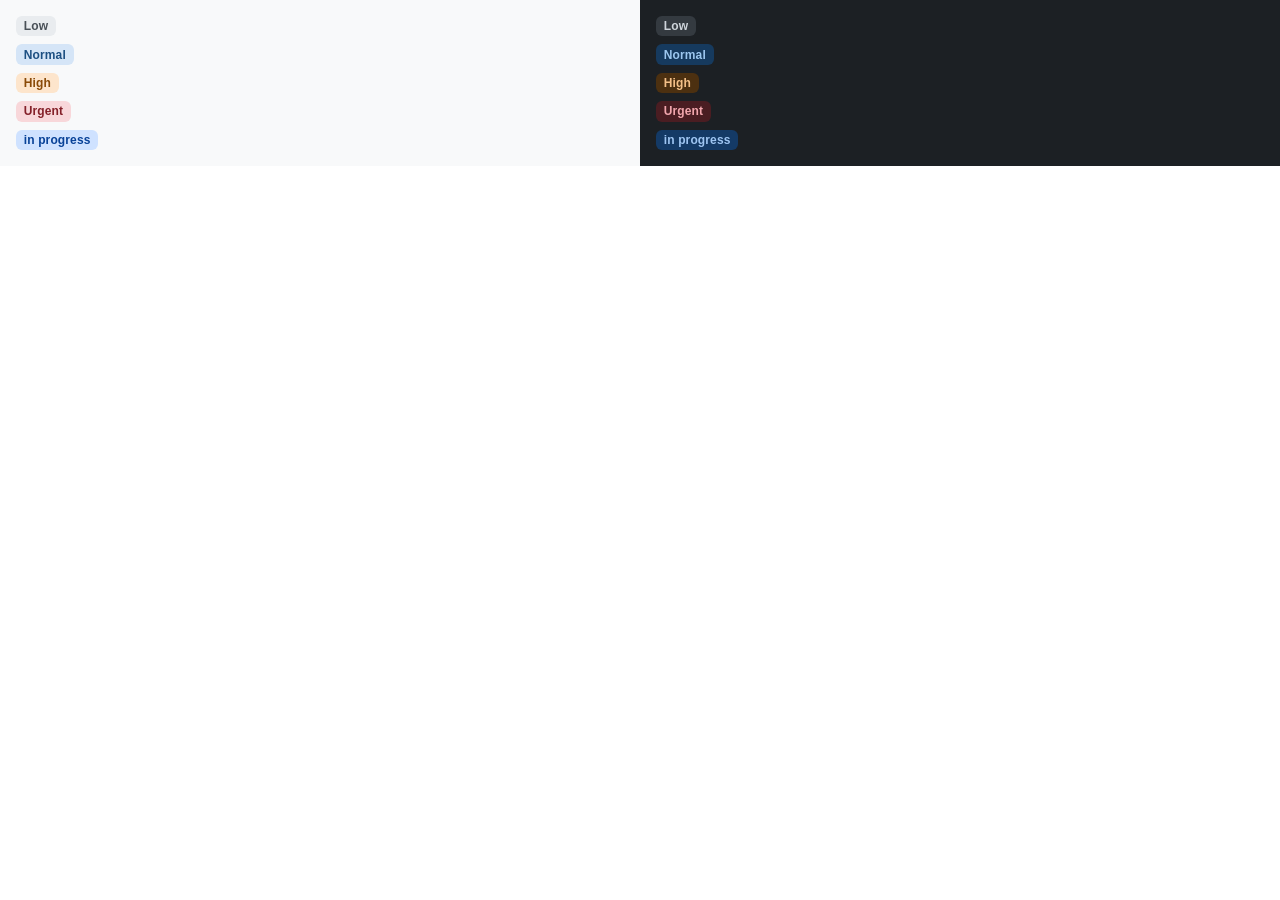
<file: design-system/badges.html>
<!-- @dsCard group="Components" -->
<!doctype html><html><head><meta charset="utf-8"><title>Priority badges</title>
<style id="ds-tokens">
:root {
    --surface: #ffffff;
    /* App chrome (sidebar, top bar) sits a step off --surface so the shell
       reads as frame rather than content. */
    --chrome: #f8f9fa;
    --text: #212529;
    --text-muted: #6c757d;
    --text-faint: #868e96;
    --label: #495057;
    --border: #dee2e6;
    --border-subtle: #e5e5e5;
    --hairline: #f1f3f5;
    --accent: #1b6ec2;
    --accent-strong: #1861ac;
    --accent-soft: #eaf3fc;
    /* Text on an --accent fill. Dark mode lightens --accent, so white text
       would drop to ~2.8:1 there; ink is the readable pairing. */
    --on-accent: #ffffff;
    --today-tint: #f7fbff;
    --started-tint: #f0f7ff;
    --inprogress-bg: #cfe2ff;
    --inprogress-fg: #084298;
    --p-low-bg: #e9ecef;
    --p-low-fg: #495057;
    --p-normal-bg: #d5e5f7;
    --p-normal-fg: #1c4f82;
    --p-high-bg: #fde5cc;
    --p-high-fg: #8a4b08;
    --p-urgent-bg: #f8d7da;
    --p-urgent-fg: #842029;
    --danger: #b02a37;
    --danger-soft-border: #f1aeb5;
    --danger-soft-bg: #fdf2f3;
    --danger-fg: #842029;
    --done-bg: #e6f4ea;
    --done-fg: #1e7e34;
    --blocked-a: #e9ecef;
    --blocked-b: #f4f5f7;
    --blocked-fg: #868e96;
    /* Violet, deliberately outside the priority ramp (grey/blue/orange/red)
       so the current-time line cannot be read as an urgent-task accent. */
    --now-line: #7048e8;
    --on-now-line: #ffffff;
    --backdrop: rgba(15, 23, 42, 0.45);
    --shadow: 0 1px 2px rgba(0, 0, 0, 0.12);
    --panel-shadow: 0 12px 40px rgba(0, 0, 0, 0.25);
    --weekend-tint: #fafbfc;
    --p-low-accent: #868e96;
    --p-normal-accent: #1b6ec2;
    --p-high-accent: #e8871a;
    --p-urgent-accent: #dc3545;
}
[data-bs-theme=dark] {
    --surface: #22262b;
    --chrome: #1c2024;
    --text: #e9ecef;
    --text-muted: #a2acb5;
    --text-faint: #8a939c;
    --label: #c4ccd3;
    --border: #3a4148;
    --border-subtle: #333a41;
    --hairline: #2a3036;
    --accent: #4d9fe8;
    --accent-strong: #7ab8ef;
    --accent-soft: #16283a;
    --on-accent: #0b1c2c;
    --today-tint: #1a2027;
    --started-tint: #182430;
    --inprogress-bg: #143a66;
    --inprogress-fg: #9ec5f2;
    --p-low-bg: #343a40;
    --p-low-fg: #ced4da;
    --p-normal-bg: #163a5e;
    --p-normal-fg: #9cc7ef;
    --p-high-bg: #4c3010;
    --p-high-fg: #f3c088;
    --p-urgent-bg: #4a1d22;
    --p-urgent-fg: #f1a6ad;
    --danger: #e4606d;
    --danger-soft-border: #6e2a31;
    --danger-soft-bg: #33191d;
    --danger-fg: #f1a6ad;
    --done-bg: #16321f;
    --done-fg: #6fce8b;
    --blocked-a: #2a3036;
    --blocked-b: #23282e;
    --blocked-fg: #8a939c;
    --now-line: #9775fa;
    /* The dark now-line is light enough that white sat at ~3.6:1 on it. */
    --on-now-line: #1a1030;
    --backdrop: rgba(0, 0, 0, 0.6);
    --shadow: 0 1px 2px rgba(0, 0, 0, 0.5);
    --panel-shadow: 0 12px 40px rgba(0, 0, 0, 0.6);
    --weekend-tint: #1e2328;
    --p-low-accent: #9aa4ad;
    --p-normal-accent: #4d9fe8;
    --p-high-accent: #f0a04b;
    --p-urgent-accent: #e4606d;
}
</style><!-- /ds-tokens -->
<style>
body{font-family:'Helvetica Neue',Arial,sans-serif;margin:0;display:flex}
.theme{flex:1;padding:1rem;display:flex;flex-direction:column;gap:.5rem;align-items:flex-start;background:var(--chrome)}
.badge{display:inline-block;padding:.35em .65em;font-size:.75em;font-weight:600;line-height:1;border-radius:.375rem;letter-spacing:.01em}
.low{background:var(--p-low-bg);color:var(--p-low-fg)}
.normal{background:var(--p-normal-bg);color:var(--p-normal-fg)}
.high{background:var(--p-high-bg);color:var(--p-high-fg)}
.urgent{background:var(--p-urgent-bg);color:var(--p-urgent-fg)}
.prog{background:var(--inprogress-bg);color:var(--inprogress-fg)}
</style></head><body>
<div class="theme">
<span class="badge low">Low</span><span class="badge normal">Normal</span>
<span class="badge high">High</span><span class="badge urgent">Urgent</span>
<span class="badge prog">in progress</span>
</div>
<div class="theme" data-bs-theme="dark">
<span class="badge low">Low</span><span class="badge normal">Normal</span>
<span class="badge high">High</span><span class="badge urgent">Urgent</span>
<span class="badge prog">in progress</span>
</div>
</body></html>
</file>
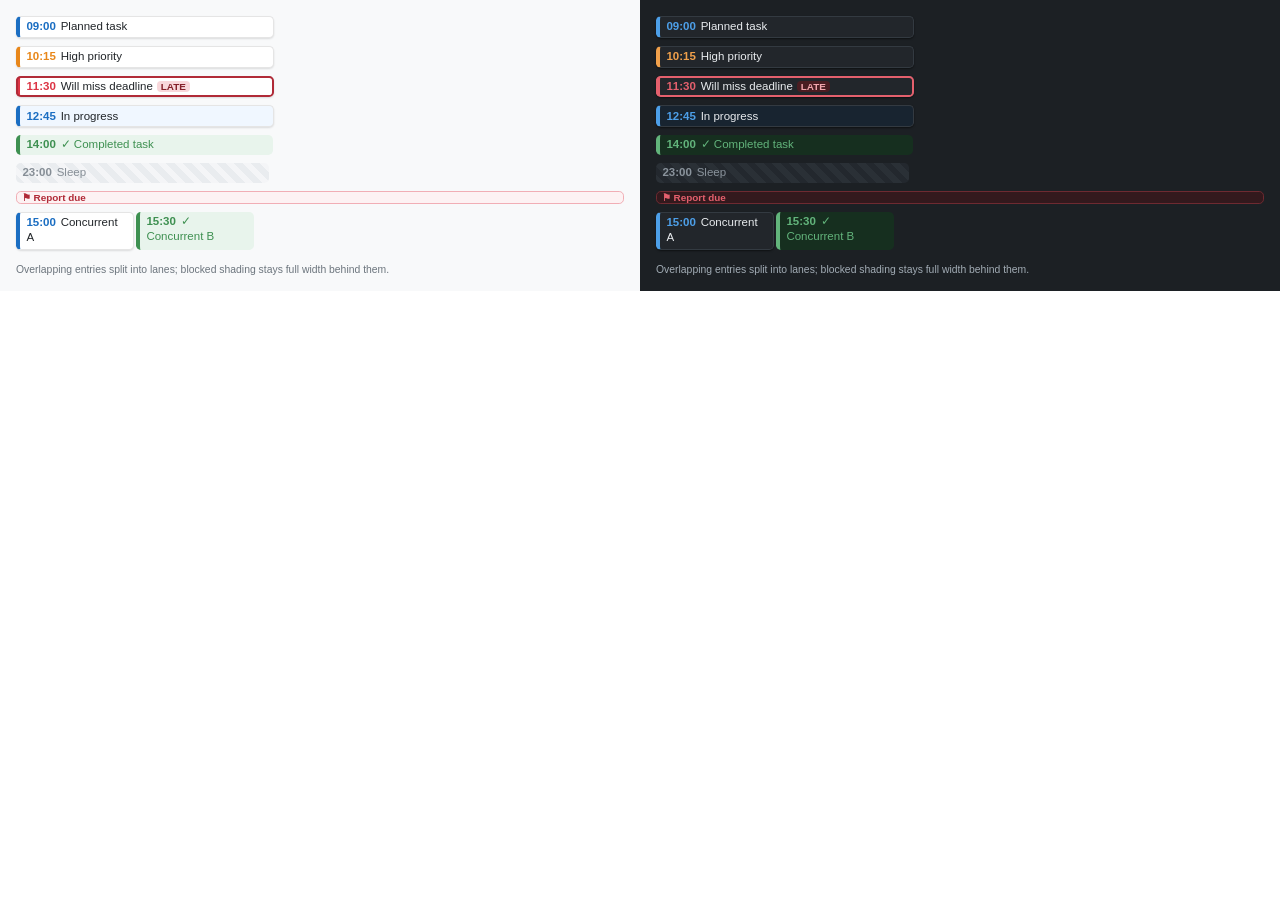
<file: design-system/calendar-blocks.html>
<!-- @dsCard group="Calendar" -->
<!doctype html><html><head><meta charset="utf-8"><title>Calendar blocks</title>
<style id="ds-tokens">
:root {
    --surface: #ffffff;
    /* App chrome (sidebar, top bar) sits a step off --surface so the shell
       reads as frame rather than content. */
    --chrome: #f8f9fa;
    --text: #212529;
    --text-muted: #6c757d;
    --text-faint: #868e96;
    --label: #495057;
    --border: #dee2e6;
    --border-subtle: #e5e5e5;
    --hairline: #f1f3f5;
    --accent: #1b6ec2;
    --accent-strong: #1861ac;
    --accent-soft: #eaf3fc;
    /* Text on an --accent fill. Dark mode lightens --accent, so white text
       would drop to ~2.8:1 there; ink is the readable pairing. */
    --on-accent: #ffffff;
    --today-tint: #f7fbff;
    --started-tint: #f0f7ff;
    --inprogress-bg: #cfe2ff;
    --inprogress-fg: #084298;
    --p-low-bg: #e9ecef;
    --p-low-fg: #495057;
    --p-normal-bg: #d5e5f7;
    --p-normal-fg: #1c4f82;
    --p-high-bg: #fde5cc;
    --p-high-fg: #8a4b08;
    --p-urgent-bg: #f8d7da;
    --p-urgent-fg: #842029;
    --danger: #b02a37;
    --danger-soft-border: #f1aeb5;
    --danger-soft-bg: #fdf2f3;
    --danger-fg: #842029;
    --done-bg: #e6f4ea;
    --done-fg: #1e7e34;
    --blocked-a: #e9ecef;
    --blocked-b: #f4f5f7;
    --blocked-fg: #868e96;
    /* Violet, deliberately outside the priority ramp (grey/blue/orange/red)
       so the current-time line cannot be read as an urgent-task accent. */
    --now-line: #7048e8;
    --on-now-line: #ffffff;
    --backdrop: rgba(15, 23, 42, 0.45);
    --shadow: 0 1px 2px rgba(0, 0, 0, 0.12);
    --panel-shadow: 0 12px 40px rgba(0, 0, 0, 0.25);
    --weekend-tint: #fafbfc;
    --p-low-accent: #868e96;
    --p-normal-accent: #1b6ec2;
    --p-high-accent: #e8871a;
    --p-urgent-accent: #dc3545;
}
[data-bs-theme=dark] {
    --surface: #22262b;
    --chrome: #1c2024;
    --text: #e9ecef;
    --text-muted: #a2acb5;
    --text-faint: #8a939c;
    --label: #c4ccd3;
    --border: #3a4148;
    --border-subtle: #333a41;
    --hairline: #2a3036;
    --accent: #4d9fe8;
    --accent-strong: #7ab8ef;
    --accent-soft: #16283a;
    --on-accent: #0b1c2c;
    --today-tint: #1a2027;
    --started-tint: #182430;
    --inprogress-bg: #143a66;
    --inprogress-fg: #9ec5f2;
    --p-low-bg: #343a40;
    --p-low-fg: #ced4da;
    --p-normal-bg: #163a5e;
    --p-normal-fg: #9cc7ef;
    --p-high-bg: #4c3010;
    --p-high-fg: #f3c088;
    --p-urgent-bg: #4a1d22;
    --p-urgent-fg: #f1a6ad;
    --danger: #e4606d;
    --danger-soft-border: #6e2a31;
    --danger-soft-bg: #33191d;
    --danger-fg: #f1a6ad;
    --done-bg: #16321f;
    --done-fg: #6fce8b;
    --blocked-a: #2a3036;
    --blocked-b: #23282e;
    --blocked-fg: #8a939c;
    --now-line: #9775fa;
    /* The dark now-line is light enough that white sat at ~3.6:1 on it. */
    --on-now-line: #1a1030;
    --backdrop: rgba(0, 0, 0, 0.6);
    --shadow: 0 1px 2px rgba(0, 0, 0, 0.5);
    --panel-shadow: 0 12px 40px rgba(0, 0, 0, 0.6);
    --weekend-tint: #1e2328;
    --p-low-accent: #9aa4ad;
    --p-normal-accent: #4d9fe8;
    --p-high-accent: #f0a04b;
    --p-urgent-accent: #e4606d;
}
</style><!-- /ds-tokens -->
<style>
body{font-family:'Helvetica Neue',Arial,sans-serif;margin:0;display:flex}
.theme{flex:1;padding:1rem;display:flex;flex-direction:column;gap:.5rem;background:var(--chrome)}
.blk{border-radius:.3rem;padding:.15rem .4rem;font-size:.72rem;line-height:1.3;max-width:15rem}
.t{font-weight:700;margin-right:.3rem}
.slot{background:var(--surface);border:1px solid var(--border-subtle);color:var(--text);box-shadow:var(--shadow);border-left-width:4px !important;border-left-style:solid !important}
.normal{border-left-color:var(--p-normal-accent)}.normal .t{color:var(--p-normal-accent)}
.high{border-left-color:var(--p-high-accent)}.high .t{color:var(--p-high-accent)}
.urgent{border-left-color:var(--p-urgent-accent)}.urgent .t{color:var(--p-urgent-accent)}
.missed{outline:2px solid var(--danger);outline-offset:-2px}
.started{background:var(--started-tint);border-left-color:var(--accent)}
.done{background:var(--done-bg);color:var(--done-fg);border-left:4px solid var(--done-fg);opacity:.85}
.blocked{background:repeating-linear-gradient(45deg,var(--blocked-a) 0,var(--blocked-a) 6px,var(--blocked-b) 6px,var(--blocked-b) 12px);color:var(--blocked-fg)}
.chip{display:inline-block;font-size:.62rem;font-weight:700;padding:0 .3rem;border-radius:.3rem;background:var(--danger-soft-bg);border:1px solid var(--danger-soft-border);color:var(--danger)}
.late{background:var(--p-urgent-bg);color:var(--p-urgent-fg);border-radius:.25rem;font-size:.62rem;font-weight:700;padding:0 .25rem;margin-left:.25rem;text-transform:uppercase}
.lanes{position:relative;height:2.6rem;max-width:15rem}
.lanes .blk{position:absolute;top:0;height:2.4rem;box-sizing:border-box}
.lane0{left:0;width:calc(50% - 2px)}
.lane1{left:50%;width:calc(50% - 2px)}
.note{font-size:.65rem;color:var(--text-muted);margin-top:.2rem}
</style></head><body>
<div class="theme">
<div class="blk slot normal"><span class="t">09:00</span>Planned task</div>
<div class="blk slot high"><span class="t">10:15</span>High priority</div>
<div class="blk slot urgent missed"><span class="t">11:30</span>Will miss deadline<span class="late">late</span></div>
<div class="blk slot normal started"><span class="t">12:45</span>In progress</div>
<div class="blk done"><span class="t">14:00</span>✓ Completed task</div>
<div class="blk blocked"><span class="t">23:00</span>Sleep</div>
<span class="chip">⚑ Report due</span>
<div class="lanes">
<div class="blk slot normal lane0"><span class="t">15:00</span>Concurrent A</div>
<div class="blk done lane1"><span class="t">15:30</span>✓ Concurrent B</div>
</div>
<div class="note">Overlapping entries split into lanes; blocked shading stays full width behind them.</div>
</div>
<div class="theme" data-bs-theme="dark">
<div class="blk slot normal"><span class="t">09:00</span>Planned task</div>
<div class="blk slot high"><span class="t">10:15</span>High priority</div>
<div class="blk slot urgent missed"><span class="t">11:30</span>Will miss deadline<span class="late">late</span></div>
<div class="blk slot normal started"><span class="t">12:45</span>In progress</div>
<div class="blk done"><span class="t">14:00</span>✓ Completed task</div>
<div class="blk blocked"><span class="t">23:00</span>Sleep</div>
<span class="chip">⚑ Report due</span>
<div class="lanes">
<div class="blk slot normal lane0"><span class="t">15:00</span>Concurrent A</div>
<div class="blk done lane1"><span class="t">15:30</span>✓ Concurrent B</div>
</div>
<div class="note">Overlapping entries split into lanes; blocked shading stays full width behind them.</div>
</div>
</body></html>
</file>
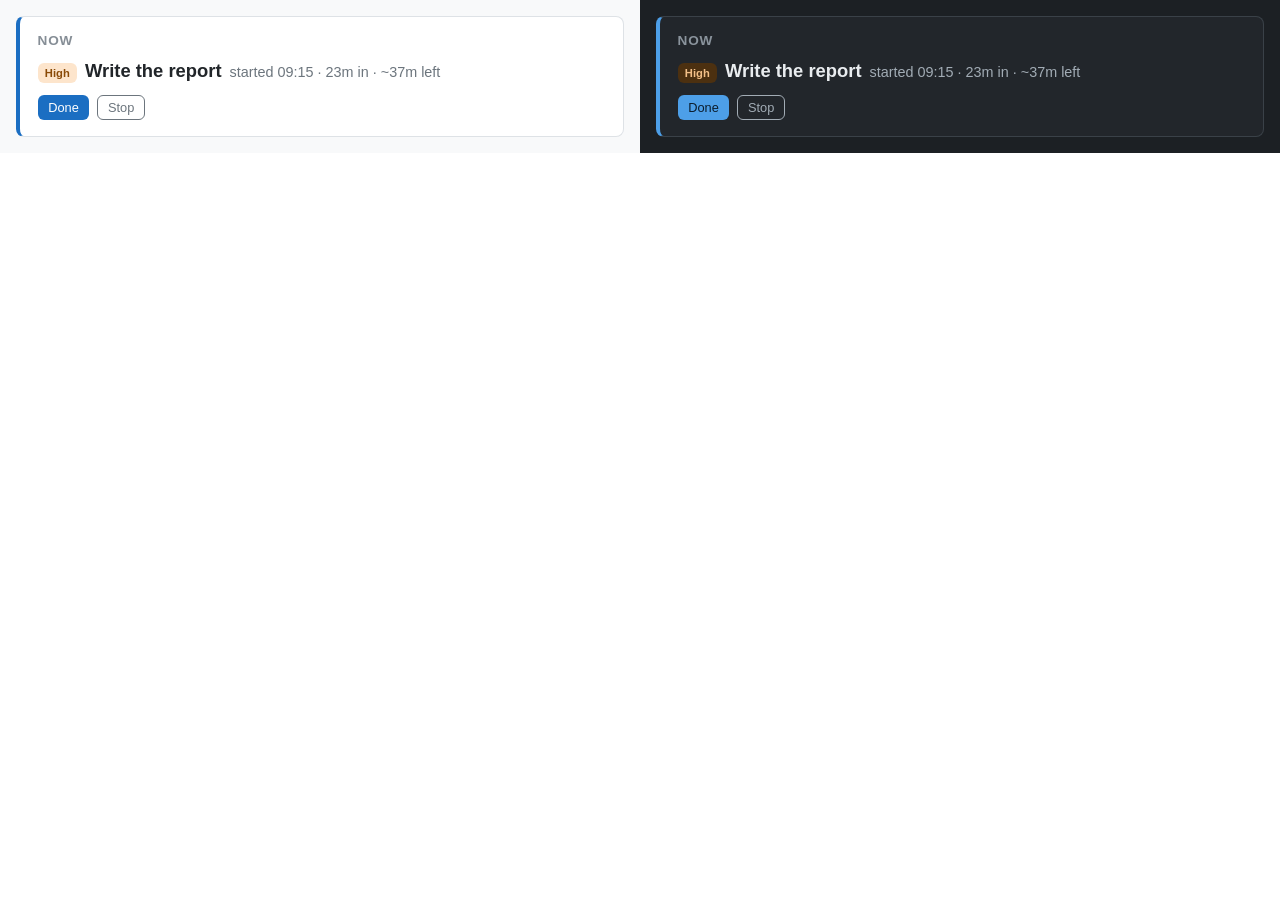
<file: design-system/now-panel.html>
<!-- @dsCard group="Panels" -->
<!doctype html><html><head><meta charset="utf-8"><title>Now panel</title>
<style id="ds-tokens">
:root {
    --surface: #ffffff;
    /* App chrome (sidebar, top bar) sits a step off --surface so the shell
       reads as frame rather than content. */
    --chrome: #f8f9fa;
    --text: #212529;
    --text-muted: #6c757d;
    --text-faint: #868e96;
    --label: #495057;
    --border: #dee2e6;
    --border-subtle: #e5e5e5;
    --hairline: #f1f3f5;
    --accent: #1b6ec2;
    --accent-strong: #1861ac;
    --accent-soft: #eaf3fc;
    /* Text on an --accent fill. Dark mode lightens --accent, so white text
       would drop to ~2.8:1 there; ink is the readable pairing. */
    --on-accent: #ffffff;
    --today-tint: #f7fbff;
    --started-tint: #f0f7ff;
    --inprogress-bg: #cfe2ff;
    --inprogress-fg: #084298;
    --p-low-bg: #e9ecef;
    --p-low-fg: #495057;
    --p-normal-bg: #d5e5f7;
    --p-normal-fg: #1c4f82;
    --p-high-bg: #fde5cc;
    --p-high-fg: #8a4b08;
    --p-urgent-bg: #f8d7da;
    --p-urgent-fg: #842029;
    --danger: #b02a37;
    --danger-soft-border: #f1aeb5;
    --danger-soft-bg: #fdf2f3;
    --danger-fg: #842029;
    --done-bg: #e6f4ea;
    --done-fg: #1e7e34;
    --blocked-a: #e9ecef;
    --blocked-b: #f4f5f7;
    --blocked-fg: #868e96;
    /* Violet, deliberately outside the priority ramp (grey/blue/orange/red)
       so the current-time line cannot be read as an urgent-task accent. */
    --now-line: #7048e8;
    --on-now-line: #ffffff;
    --backdrop: rgba(15, 23, 42, 0.45);
    --shadow: 0 1px 2px rgba(0, 0, 0, 0.12);
    --panel-shadow: 0 12px 40px rgba(0, 0, 0, 0.25);
    --weekend-tint: #fafbfc;
    --p-low-accent: #868e96;
    --p-normal-accent: #1b6ec2;
    --p-high-accent: #e8871a;
    --p-urgent-accent: #dc3545;
}
[data-bs-theme=dark] {
    --surface: #22262b;
    --chrome: #1c2024;
    --text: #e9ecef;
    --text-muted: #a2acb5;
    --text-faint: #8a939c;
    --label: #c4ccd3;
    --border: #3a4148;
    --border-subtle: #333a41;
    --hairline: #2a3036;
    --accent: #4d9fe8;
    --accent-strong: #7ab8ef;
    --accent-soft: #16283a;
    --on-accent: #0b1c2c;
    --today-tint: #1a2027;
    --started-tint: #182430;
    --inprogress-bg: #143a66;
    --inprogress-fg: #9ec5f2;
    --p-low-bg: #343a40;
    --p-low-fg: #ced4da;
    --p-normal-bg: #163a5e;
    --p-normal-fg: #9cc7ef;
    --p-high-bg: #4c3010;
    --p-high-fg: #f3c088;
    --p-urgent-bg: #4a1d22;
    --p-urgent-fg: #f1a6ad;
    --danger: #e4606d;
    --danger-soft-border: #6e2a31;
    --danger-soft-bg: #33191d;
    --danger-fg: #f1a6ad;
    --done-bg: #16321f;
    --done-fg: #6fce8b;
    --blocked-a: #2a3036;
    --blocked-b: #23282e;
    --blocked-fg: #8a939c;
    --now-line: #9775fa;
    /* The dark now-line is light enough that white sat at ~3.6:1 on it. */
    --on-now-line: #1a1030;
    --backdrop: rgba(0, 0, 0, 0.6);
    --shadow: 0 1px 2px rgba(0, 0, 0, 0.5);
    --panel-shadow: 0 12px 40px rgba(0, 0, 0, 0.6);
    --weekend-tint: #1e2328;
    --p-low-accent: #9aa4ad;
    --p-normal-accent: #4d9fe8;
    --p-high-accent: #f0a04b;
    --p-urgent-accent: #e4606d;
}
</style><!-- /ds-tokens -->
<style>
body{font-family:'Helvetica Neue',Arial,sans-serif;margin:0;display:flex}
.theme{flex:1;padding:1rem;background:var(--chrome)}
.panel{border-radius:.5rem;padding:1rem 1.1rem;background:var(--surface);border:1px solid var(--border);border-left:4px solid var(--accent)}
h2{font-size:.85rem;text-transform:uppercase;letter-spacing:.06em;margin:0 0 .75rem;color:var(--blocked-fg)}
.row{display:flex;flex-wrap:wrap;align-items:baseline;gap:.5rem}
.badge{padding:.35em .65em;font-size:.7em;font-weight:600;border-radius:.375rem;background:var(--p-high-bg);color:var(--p-high-fg)}
.title{font-size:1.15rem;font-weight:600;color:var(--text)}
.time{font-size:.9rem;color:var(--text-muted)}
.actions{display:flex;gap:.5rem;margin-top:.75rem}
.btn{font-size:.8rem;padding:.25rem .6rem;border-radius:.375rem;border:1px solid transparent;font-weight:500}
.primary{background:var(--accent);color:var(--on-accent)}
.ghost{background:transparent;border-color:var(--text-muted);color:var(--text-muted)}
</style></head><body>
<div class="theme"><div class="panel"><h2>Now</h2>
<div class="row"><span class="badge">High</span><span class="title">Write the report</span>
<span class="time">started 09:15 · 23m in · ~37m left</span></div>
<div class="actions"><button class="btn primary">Done</button><button class="btn ghost">Stop</button></div>
</div></div>
<div class="theme" data-bs-theme="dark"><div class="panel"><h2>Now</h2>
<div class="row"><span class="badge">High</span><span class="title">Write the report</span>
<span class="time">started 09:15 · 23m in · ~37m left</span></div>
<div class="actions"><button class="btn primary">Done</button><button class="btn ghost">Stop</button></div>
</div></div>
</body></html>
</file>
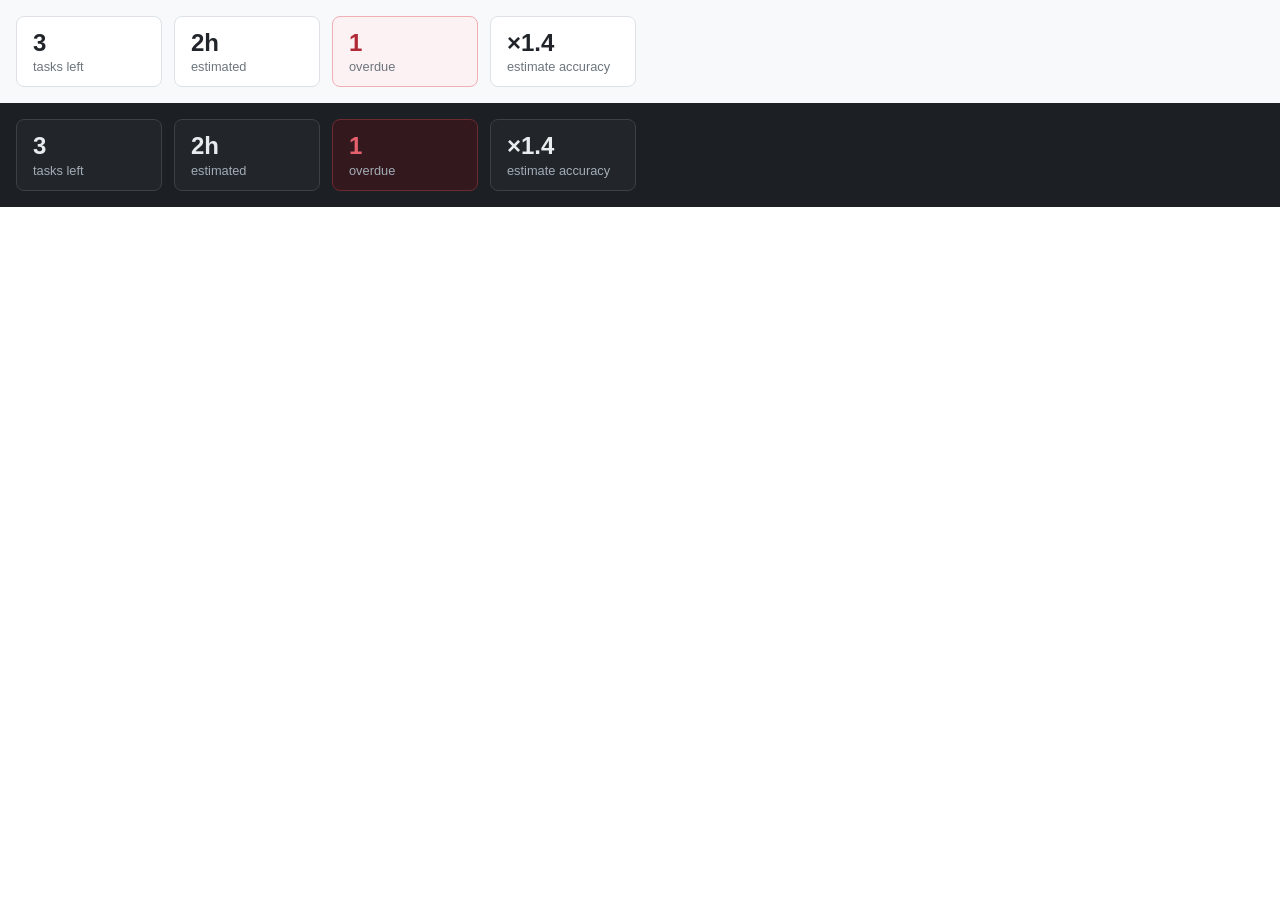
<file: design-system/tiles.html>
<!-- @dsCard group="Components" -->
<!doctype html><html><head><meta charset="utf-8"><title>Stat tiles</title>
<style id="ds-tokens">
:root {
    --surface: #ffffff;
    /* App chrome (sidebar, top bar) sits a step off --surface so the shell
       reads as frame rather than content. */
    --chrome: #f8f9fa;
    --text: #212529;
    --text-muted: #6c757d;
    --text-faint: #868e96;
    --label: #495057;
    --border: #dee2e6;
    --border-subtle: #e5e5e5;
    --hairline: #f1f3f5;
    --accent: #1b6ec2;
    --accent-strong: #1861ac;
    --accent-soft: #eaf3fc;
    /* Text on an --accent fill. Dark mode lightens --accent, so white text
       would drop to ~2.8:1 there; ink is the readable pairing. */
    --on-accent: #ffffff;
    --today-tint: #f7fbff;
    --started-tint: #f0f7ff;
    --inprogress-bg: #cfe2ff;
    --inprogress-fg: #084298;
    --p-low-bg: #e9ecef;
    --p-low-fg: #495057;
    --p-normal-bg: #d5e5f7;
    --p-normal-fg: #1c4f82;
    --p-high-bg: #fde5cc;
    --p-high-fg: #8a4b08;
    --p-urgent-bg: #f8d7da;
    --p-urgent-fg: #842029;
    --danger: #b02a37;
    --danger-soft-border: #f1aeb5;
    --danger-soft-bg: #fdf2f3;
    --danger-fg: #842029;
    --done-bg: #e6f4ea;
    --done-fg: #1e7e34;
    --blocked-a: #e9ecef;
    --blocked-b: #f4f5f7;
    --blocked-fg: #868e96;
    /* Violet, deliberately outside the priority ramp (grey/blue/orange/red)
       so the current-time line cannot be read as an urgent-task accent. */
    --now-line: #7048e8;
    --on-now-line: #ffffff;
    --backdrop: rgba(15, 23, 42, 0.45);
    --shadow: 0 1px 2px rgba(0, 0, 0, 0.12);
    --panel-shadow: 0 12px 40px rgba(0, 0, 0, 0.25);
    --weekend-tint: #fafbfc;
    --p-low-accent: #868e96;
    --p-normal-accent: #1b6ec2;
    --p-high-accent: #e8871a;
    --p-urgent-accent: #dc3545;
}
[data-bs-theme=dark] {
    --surface: #22262b;
    --chrome: #1c2024;
    --text: #e9ecef;
    --text-muted: #a2acb5;
    --text-faint: #8a939c;
    --label: #c4ccd3;
    --border: #3a4148;
    --border-subtle: #333a41;
    --hairline: #2a3036;
    --accent: #4d9fe8;
    --accent-strong: #7ab8ef;
    --accent-soft: #16283a;
    --on-accent: #0b1c2c;
    --today-tint: #1a2027;
    --started-tint: #182430;
    --inprogress-bg: #143a66;
    --inprogress-fg: #9ec5f2;
    --p-low-bg: #343a40;
    --p-low-fg: #ced4da;
    --p-normal-bg: #163a5e;
    --p-normal-fg: #9cc7ef;
    --p-high-bg: #4c3010;
    --p-high-fg: #f3c088;
    --p-urgent-bg: #4a1d22;
    --p-urgent-fg: #f1a6ad;
    --danger: #e4606d;
    --danger-soft-border: #6e2a31;
    --danger-soft-bg: #33191d;
    --danger-fg: #f1a6ad;
    --done-bg: #16321f;
    --done-fg: #6fce8b;
    --blocked-a: #2a3036;
    --blocked-b: #23282e;
    --blocked-fg: #8a939c;
    --now-line: #9775fa;
    /* The dark now-line is light enough that white sat at ~3.6:1 on it. */
    --on-now-line: #1a1030;
    --backdrop: rgba(0, 0, 0, 0.6);
    --shadow: 0 1px 2px rgba(0, 0, 0, 0.5);
    --panel-shadow: 0 12px 40px rgba(0, 0, 0, 0.6);
    --weekend-tint: #1e2328;
    --p-low-accent: #9aa4ad;
    --p-normal-accent: #4d9fe8;
    --p-high-accent: #f0a04b;
    --p-urgent-accent: #e4606d;
}
</style><!-- /ds-tokens -->
<style>
body{font-family:'Helvetica Neue',Arial,sans-serif;margin:0}
.theme{padding:1rem;display:flex;gap:.75rem;background:var(--chrome)}
.tile{border-radius:.5rem;padding:.75rem 1rem;display:flex;flex-direction:column;gap:.15rem;min-width:7rem;background:var(--surface);border:1px solid var(--border)}
.v{font-size:1.5rem;font-weight:700;color:var(--text)}
.l{font-size:.8rem;color:var(--text-muted)}
.alert{border-color:var(--danger-soft-border);background:var(--danger-soft-bg)}
.alert .v{color:var(--danger)}
</style></head><body>
<div class="theme">
<div class="tile"><span class="v">3</span><span class="l">tasks left</span></div>
<div class="tile"><span class="v">2h</span><span class="l">estimated</span></div>
<div class="tile alert"><span class="v">1</span><span class="l">overdue</span></div>
<div class="tile"><span class="v">×1.4</span><span class="l">estimate accuracy</span></div>
</div>
<div class="theme" data-bs-theme="dark">
<div class="tile"><span class="v">3</span><span class="l">tasks left</span></div>
<div class="tile"><span class="v">2h</span><span class="l">estimated</span></div>
<div class="tile alert"><span class="v">1</span><span class="l">overdue</span></div>
<div class="tile"><span class="v">×1.4</span><span class="l">estimate accuracy</span></div>
</div>
</body></html>
</file>
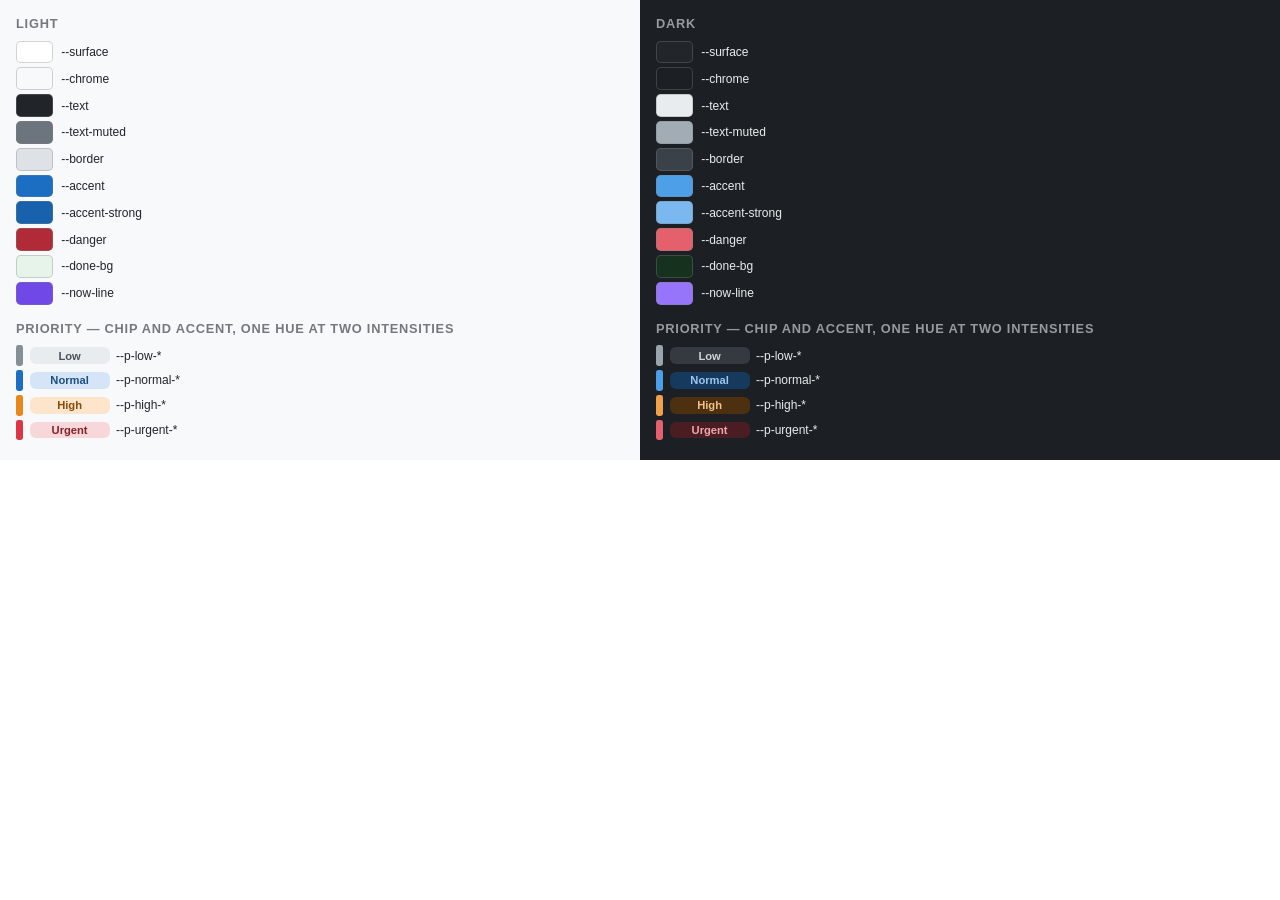
<file: design-system/tokens.html>
<!-- @dsCard group="Tokens" -->
<!doctype html><html><head><meta charset="utf-8"><title>Color tokens</title>
<style id="ds-tokens">
:root {
    --surface: #ffffff;
    /* App chrome (sidebar, top bar) sits a step off --surface so the shell
       reads as frame rather than content. */
    --chrome: #f8f9fa;
    --text: #212529;
    --text-muted: #6c757d;
    --text-faint: #868e96;
    --label: #495057;
    --border: #dee2e6;
    --border-subtle: #e5e5e5;
    --hairline: #f1f3f5;
    --accent: #1b6ec2;
    --accent-strong: #1861ac;
    --accent-soft: #eaf3fc;
    /* Text on an --accent fill. Dark mode lightens --accent, so white text
       would drop to ~2.8:1 there; ink is the readable pairing. */
    --on-accent: #ffffff;
    --today-tint: #f7fbff;
    --started-tint: #f0f7ff;
    --inprogress-bg: #cfe2ff;
    --inprogress-fg: #084298;
    --p-low-bg: #e9ecef;
    --p-low-fg: #495057;
    --p-normal-bg: #d5e5f7;
    --p-normal-fg: #1c4f82;
    --p-high-bg: #fde5cc;
    --p-high-fg: #8a4b08;
    --p-urgent-bg: #f8d7da;
    --p-urgent-fg: #842029;
    --danger: #b02a37;
    --danger-soft-border: #f1aeb5;
    --danger-soft-bg: #fdf2f3;
    --danger-fg: #842029;
    --done-bg: #e6f4ea;
    --done-fg: #1e7e34;
    --blocked-a: #e9ecef;
    --blocked-b: #f4f5f7;
    --blocked-fg: #868e96;
    /* Violet, deliberately outside the priority ramp (grey/blue/orange/red)
       so the current-time line cannot be read as an urgent-task accent. */
    --now-line: #7048e8;
    --on-now-line: #ffffff;
    --backdrop: rgba(15, 23, 42, 0.45);
    --shadow: 0 1px 2px rgba(0, 0, 0, 0.12);
    --panel-shadow: 0 12px 40px rgba(0, 0, 0, 0.25);
    --weekend-tint: #fafbfc;
    --p-low-accent: #868e96;
    --p-normal-accent: #1b6ec2;
    --p-high-accent: #e8871a;
    --p-urgent-accent: #dc3545;
}
[data-bs-theme=dark] {
    --surface: #22262b;
    --chrome: #1c2024;
    --text: #e9ecef;
    --text-muted: #a2acb5;
    --text-faint: #8a939c;
    --label: #c4ccd3;
    --border: #3a4148;
    --border-subtle: #333a41;
    --hairline: #2a3036;
    --accent: #4d9fe8;
    --accent-strong: #7ab8ef;
    --accent-soft: #16283a;
    --on-accent: #0b1c2c;
    --today-tint: #1a2027;
    --started-tint: #182430;
    --inprogress-bg: #143a66;
    --inprogress-fg: #9ec5f2;
    --p-low-bg: #343a40;
    --p-low-fg: #ced4da;
    --p-normal-bg: #163a5e;
    --p-normal-fg: #9cc7ef;
    --p-high-bg: #4c3010;
    --p-high-fg: #f3c088;
    --p-urgent-bg: #4a1d22;
    --p-urgent-fg: #f1a6ad;
    --danger: #e4606d;
    --danger-soft-border: #6e2a31;
    --danger-soft-bg: #33191d;
    --danger-fg: #f1a6ad;
    --done-bg: #16321f;
    --done-fg: #6fce8b;
    --blocked-a: #2a3036;
    --blocked-b: #23282e;
    --blocked-fg: #8a939c;
    --now-line: #9775fa;
    /* The dark now-line is light enough that white sat at ~3.6:1 on it. */
    --on-now-line: #1a1030;
    --backdrop: rgba(0, 0, 0, 0.6);
    --shadow: 0 1px 2px rgba(0, 0, 0, 0.5);
    --panel-shadow: 0 12px 40px rgba(0, 0, 0, 0.6);
    --weekend-tint: #1e2328;
    --p-low-accent: #9aa4ad;
    --p-normal-accent: #4d9fe8;
    --p-high-accent: #f0a04b;
    --p-urgent-accent: #e4606d;
}
</style><!-- /ds-tokens -->
<style>
body{font-family:'Helvetica Neue',Arial,sans-serif;margin:0;display:flex}
.theme{flex:1;padding:1rem;background:var(--chrome);color:var(--text)}
h2{font-size:.8rem;text-transform:uppercase;letter-spacing:.06em;opacity:.6;margin:0 0 .6rem}
.row{display:flex;align-items:center;gap:.5rem;margin:.25rem 0;font-size:.75rem}
.sw{width:2.2rem;height:1.3rem;border-radius:.3rem;border:1px solid rgba(128,128,128,.35)}
.ramp{margin-top:1rem}
.pair{display:flex;align-items:center;gap:.4rem;margin:.25rem 0;font-size:.75rem}
.bar{width:.45rem;height:1.3rem;border-radius:.15rem}
.chip{padding:.15rem .5rem;border-radius:.375rem;font-size:.7rem;font-weight:600;min-width:4rem;text-align:center}
</style></head><body>
<div class="theme"><h2>Light</h2>
<div class="row"><span class="sw" style="background:var(--surface)"></span>--surface</div>
<div class="row"><span class="sw" style="background:var(--chrome)"></span>--chrome</div>
<div class="row"><span class="sw" style="background:var(--text)"></span>--text</div>
<div class="row"><span class="sw" style="background:var(--text-muted)"></span>--text-muted</div>
<div class="row"><span class="sw" style="background:var(--border)"></span>--border</div>
<div class="row"><span class="sw" style="background:var(--accent)"></span>--accent</div>
<div class="row"><span class="sw" style="background:var(--accent-strong)"></span>--accent-strong</div>
<div class="row"><span class="sw" style="background:var(--danger)"></span>--danger</div>
<div class="row"><span class="sw" style="background:var(--done-bg)"></span>--done-bg</div>
<div class="row"><span class="sw" style="background:var(--now-line)"></span>--now-line</div>
<div class="ramp"><h2>Priority — chip and accent, one hue at two intensities</h2>
<div class="pair"><span class="bar" style="background:var(--p-low-accent)"></span><span class="chip" style="background:var(--p-low-bg);color:var(--p-low-fg)">Low</span>--p-low-*</div>
<div class="pair"><span class="bar" style="background:var(--p-normal-accent)"></span><span class="chip" style="background:var(--p-normal-bg);color:var(--p-normal-fg)">Normal</span>--p-normal-*</div>
<div class="pair"><span class="bar" style="background:var(--p-high-accent)"></span><span class="chip" style="background:var(--p-high-bg);color:var(--p-high-fg)">High</span>--p-high-*</div>
<div class="pair"><span class="bar" style="background:var(--p-urgent-accent)"></span><span class="chip" style="background:var(--p-urgent-bg);color:var(--p-urgent-fg)">Urgent</span>--p-urgent-*</div>
</div>
</div>
<div class="theme" data-bs-theme="dark"><h2>Dark</h2>
<div class="row"><span class="sw" style="background:var(--surface)"></span>--surface</div>
<div class="row"><span class="sw" style="background:var(--chrome)"></span>--chrome</div>
<div class="row"><span class="sw" style="background:var(--text)"></span>--text</div>
<div class="row"><span class="sw" style="background:var(--text-muted)"></span>--text-muted</div>
<div class="row"><span class="sw" style="background:var(--border)"></span>--border</div>
<div class="row"><span class="sw" style="background:var(--accent)"></span>--accent</div>
<div class="row"><span class="sw" style="background:var(--accent-strong)"></span>--accent-strong</div>
<div class="row"><span class="sw" style="background:var(--danger)"></span>--danger</div>
<div class="row"><span class="sw" style="background:var(--done-bg)"></span>--done-bg</div>
<div class="row"><span class="sw" style="background:var(--now-line)"></span>--now-line</div>
<div class="ramp"><h2>Priority — chip and accent, one hue at two intensities</h2>
<div class="pair"><span class="bar" style="background:var(--p-low-accent)"></span><span class="chip" style="background:var(--p-low-bg);color:var(--p-low-fg)">Low</span>--p-low-*</div>
<div class="pair"><span class="bar" style="background:var(--p-normal-accent)"></span><span class="chip" style="background:var(--p-normal-bg);color:var(--p-normal-fg)">Normal</span>--p-normal-*</div>
<div class="pair"><span class="bar" style="background:var(--p-high-accent)"></span><span class="chip" style="background:var(--p-high-bg);color:var(--p-high-fg)">High</span>--p-high-*</div>
<div class="pair"><span class="bar" style="background:var(--p-urgent-accent)"></span><span class="chip" style="background:var(--p-urgent-bg);color:var(--p-urgent-fg)">Urgent</span>--p-urgent-*</div>
</div>
</div>
</body></html>
</file>
